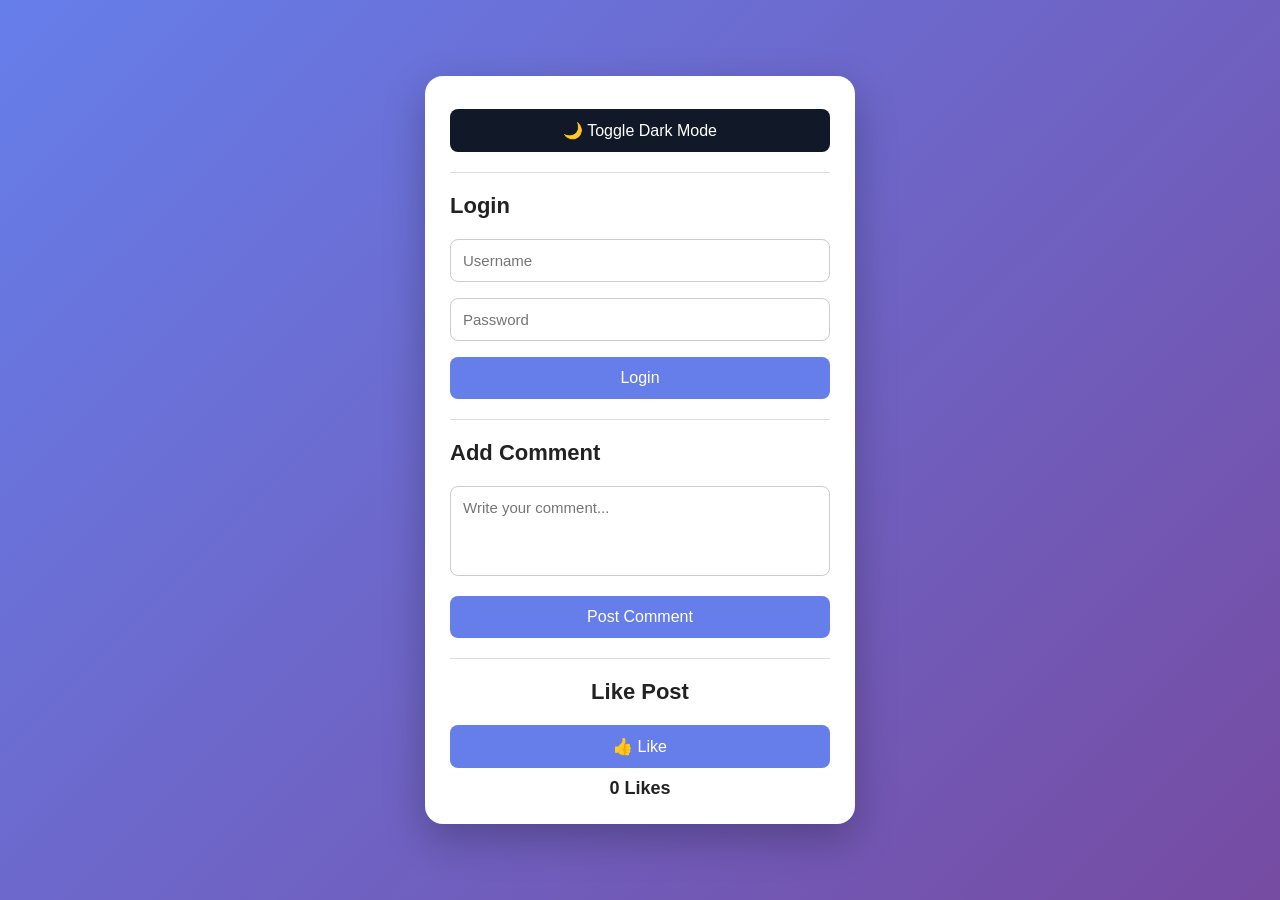
<file: Week-01/index.html>
<!DOCTYPE html>
<html lang="en">
<head>
<meta charset="UTF-8">
<meta name="viewport" content="width=device-width, initial-scale=1.0">
<title>Social Media Mini App</title>

<style>
*{
    margin:0;
    padding:0;
    box-sizing:border-box;
    font-family:Arial, sans-serif;
}

body{
    background:linear-gradient(135deg,#667eea,#764ba2);
    min-height:100vh;
    display:flex;
    justify-content:center;
    align-items:center;
    padding:20px;
}

body.dark{
    background:#111827;
}

.container{
    width:430px;
    max-width:100%;
    background:#ffffff;
    padding:25px;
    border-radius:18px;
    box-shadow:0 15px 40px rgba(0,0,0,0.25);
}

body.dark .container{
    background:#1f2937;
    color:white;
}

h2{
    margin-bottom:12px;
    font-size:22px;
    color:#222;
}

body.dark h2,
body.dark p{
    color:white;
}

input, textarea{
    width:100%;
    padding:12px;
    margin:8px 0;
    border:1px solid #ccc;
    border-radius:8px;
    outline:none;
    font-size:15px;
}

textarea{
    resize:none;
    height:90px;
}

button{
    width:100%;
    padding:12px;
    border:none;
    border-radius:8px;
    background:#667eea;
    color:white;
    font-size:16px;
    cursor:pointer;
    margin-top:8px;
}

button:hover{
    background:#5a67d8;
}

.dark-btn{
    background:#111827;
}

body.dark .dark-btn{
    background:#f59e0b;
    color:#111;
}

hr{
    margin:20px 0;
    border:none;
    border-top:1px solid #ddd;
}

#loginMsg{
    color:green;
    margin-top:10px;
    font-weight:bold;
}

.comment-box{
    background:#f1f5f9;
    color:#111;
    padding:12px;
    border-radius:10px;
    margin-top:12px;
    position:relative;
    padding-right:55px;
}

body.dark .comment-box{
    background:#374151;
    color:white;
}

.comment-time{
    font-size:12px;
    color:#666;
    margin-top:5px;
}

body.dark .comment-time{
    color:#d1d5db;
}

.delete-btn{
    position:absolute;
    top:10px;
    right:10px;
    width:auto;
    padding:5px 8px;
    font-size:12px;
    background:#ef4444;
}

.delete-btn:hover{
    background:#dc2626;
}

.like-section{
    text-align:center;
}

#likeCount{
    margin-top:10px;
    font-size:18px;
    font-weight:bold;
    color:#222;
}
</style>
</head>

<body>

<div class="container">

<button class="dark-btn" onclick="toggleDarkMode()">🌙 Toggle Dark Mode</button>

<hr>

<h2>Login</h2>
<input type="text" id="username" placeholder="Username">
<input type="password" id="password" placeholder="Password">
<button onclick="login()">Login</button>
<p id="loginMsg"></p>

<hr>

<h2>Add Comment</h2>
<textarea id="comment" placeholder="Write your comment..."></textarea>
<button onclick="addComment()">Post Comment</button>

<div id="comments"></div>

<hr>

<div class="like-section">
<h2>Like Post</h2>
<button onclick="likePost()">👍 Like</button>
<p id="likeCount">0 Likes</p>
</div>

</div>

<script>
let likeCount = localStorage.getItem("likes") || 0;
document.getElementById("likeCount").innerText = likeCount + " Likes";

window.onload = function(){
    loadComments();

    if(localStorage.getItem("darkMode") === "enabled"){
        document.body.classList.add("dark");
    }
};

function login(){
    let user = document.getElementById("username").value.trim();
    let pass = document.getElementById("password").value.trim();

    if(user === "" || pass === ""){
        alert("Please fill all fields");
    }
    else if(user === "admin" && pass === "1234"){
        document.getElementById("loginMsg").innerText = "Login Successful!";
    }
    else{
        alert("Invalid Username or Password");
    }
}

function addComment(){
    let commentText = document.getElementById("comment").value.trim();

    if(commentText === ""){
        alert("Please enter a comment");
        return;
    }

    let time = new Date().toLocaleString();

    let comments = JSON.parse(localStorage.getItem("comments")) || [];

    comments.push({
        text: commentText,
        time: time
    });

    localStorage.setItem("comments", JSON.stringify(comments));

    document.getElementById("comment").value = "";
    loadComments();
}

function loadComments(){
    let comments = JSON.parse(localStorage.getItem("comments")) || [];
    let commentsDiv = document.getElementById("comments");

    commentsDiv.innerHTML = "";

    comments.forEach((comment,index)=>{
        let box = document.createElement("div");
        box.className = "comment-box";

        let para = document.createElement("p");
        para.innerText = comment.text;

        let time = document.createElement("p");
        time.className = "comment-time";
        time.innerText = "Posted on: " + comment.time;

        let btn = document.createElement("button");
        btn.className = "delete-btn";
        btn.innerText = "X";
        btn.onclick = function(){
            deleteComment(index);
        };

        box.appendChild(para);
        box.appendChild(time);
        box.appendChild(btn);

        commentsDiv.appendChild(box);
    });
}

function deleteComment(index){
    let comments = JSON.parse(localStorage.getItem("comments")) || [];

    comments.splice(index,1);

    localStorage.setItem("comments", JSON.stringify(comments));

    loadComments();
}

function likePost(){
    likeCount++;
    localStorage.setItem("likes", likeCount);
    document.getElementById("likeCount").innerText = likeCount + " Likes";
}

function toggleDarkMode(){
    document.body.classList.toggle("dark");

    if(document.body.classList.contains("dark")){
        localStorage.setItem("darkMode","enabled");
    }
    else{
        localStorage.setItem("darkMode","disabled");
    }
}
</script>

</body>
</html>
</file>
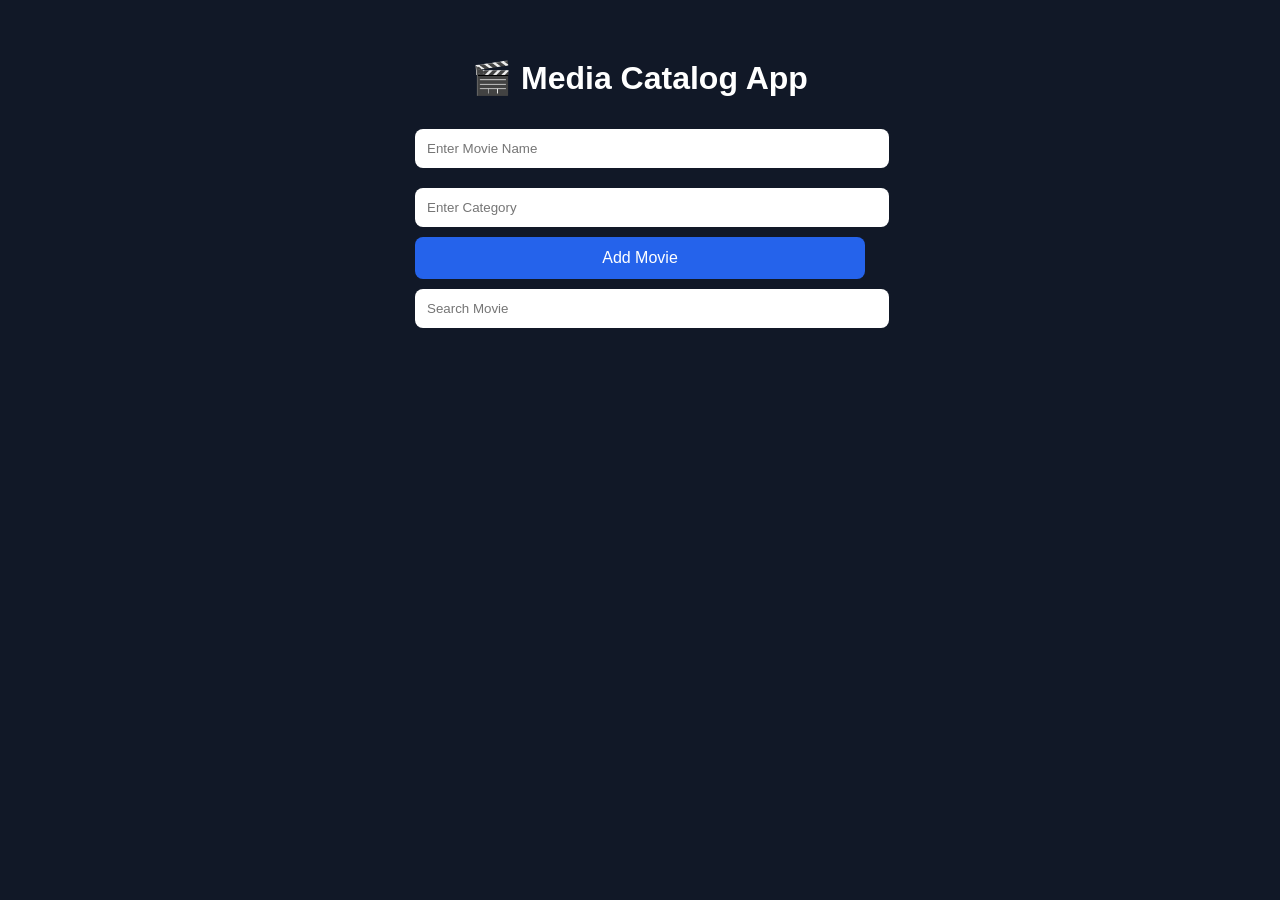
<file: Week-04/index.html>
<!DOCTYPE html>
<html lang="en">
<head>
<meta charset="UTF-8">
<meta name="viewport" content="width=device-width, initial-scale=1.0">
<title>Media Catalog App</title>
<link rel="stylesheet" href="style.css">
</head>
<body>

<div class="container">

<h1>🎬 Media Catalog App</h1>

<input type="text" id="title" placeholder="Enter Movie Name">

<input type="text" id="category" placeholder="Enter Category">

<button onclick="addMovie()">Add Movie</button>

<input type="text" id="search" placeholder="Search Movie" onkeyup="searchMovie()">

<div id="movieList"></div>

</div>

<script src="script.js"></script>
</body>
</html>
</file>
<file: Week-04/style.css>
body{
    font-family:Arial;
    background:#111827;
    color:white;
    display:flex;
    justify-content:center;
    padding:30px;
}

.container{
    width:450px;
}

h1{
    text-align:center;
}

input{
    width:100%;
    padding:12px;
    margin:10px 0;
    border:none;
    border-radius:8px;
}

button{
    width:100%;
    padding:12px;
    border:none;
    border-radius:8px;
    background:#2563eb;
    color:white;
    font-size:16px;
    cursor:pointer;
}

button:hover{
    background:#1d4ed8;
}

.movie{
    background:#1f2937;
    padding:15px;
    margin-top:15px;
    border-radius:10px;
}

.delete-btn{
    background:red;
    margin-top:10px;
}
</file>
